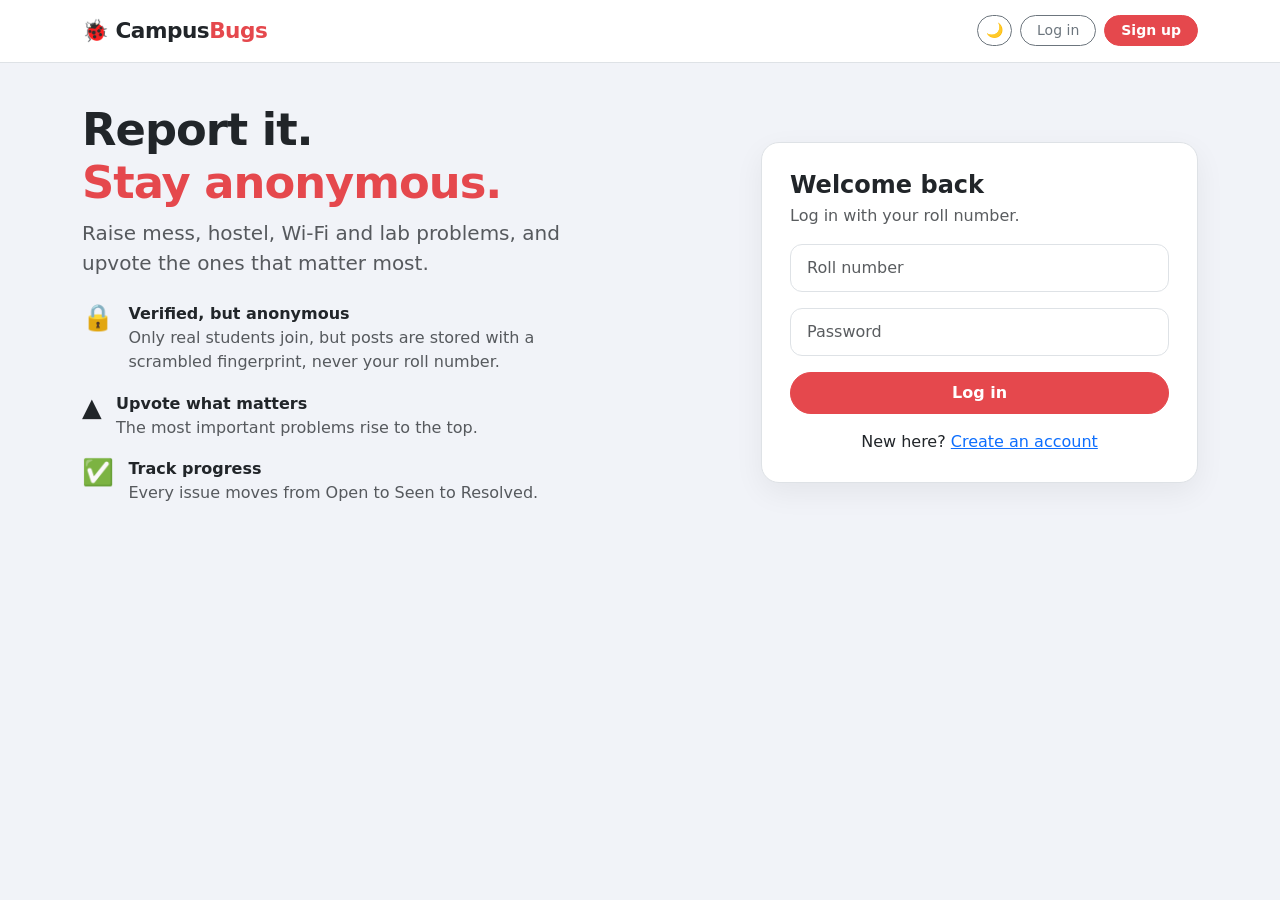
<file: src/main/resources/static/admin.html>
<!DOCTYPE html>
<html lang="en" data-bs-theme="light">
<head>
    <meta charset="UTF-8">
    <meta name="viewport" content="width=device-width, initial-scale=1">
    <title>CampusBugs - Admin</title>
    <script>document.documentElement.setAttribute("data-bs-theme", localStorage.getItem("theme") || "light");</script>
    <link href="https://cdn.jsdelivr.net/npm/bootstrap@5.3.3/dist/css/bootstrap.min.css" rel="stylesheet">
    <link href="css/style.css" rel="stylesheet">
</head>
<body>

<nav class="navbar cb-navbar sticky-top">
    <div class="container">
        <a class="navbar-brand cb-brand" href="index.html">🐞 Campus<span>Bugs</span></a>
        <div class="d-flex align-items-center gap-2">
            <a href="index.html" class="btn btn-outline-secondary btn-sm rounded-pill px-3">← Feed</a>
            <button id="themeBtn" class="btn btn-sm btn-outline-secondary rounded-pill">🌙</button>
            <button id="logoutBtn" class="btn btn-sm btn-outline-secondary rounded-pill px-3">Log out</button>
        </div>
    </div>
</nav>

<main class="container page py-4">
    <h4 class="fw-bold mb-3">🛡️ Admin panel</h4>

    <div id="tabRow" class="pill-row mb-3"></div>

    <div id="adminList"></div>

    <div id="emptyMessage" class="empty-state d-none"></div>
</main>

<script src="js/api.js"></script>
<script src="js/admin.js"></script>
</body>
</html>
</file>
<file: src/main/resources/static/css/style.css>
/* ===== Colours =====
   Bootstrap 5.3 switches light/dark when <html data-bs-theme="..."> changes.
   These are our own extra variables on top of that. */
:root {
    --cb-brand: #e5484d;
    --cb-brand-dark: #c93c41;
    --cb-page-bg: #f1f3f8;
}

[data-bs-theme="dark"] {
    --cb-page-bg: #0d1117;
}

body {
    background-color: var(--cb-page-bg);
    transition: background-color 0.2s;
}

.page {
    max-width: 760px;
}

/* ===== Navbar ===== */
.cb-navbar {
    background: var(--bs-body-bg);
    border-bottom: 1px solid var(--bs-border-color);
    padding: 0.6rem 0;
}

.cb-brand {
    font-weight: 800;
    font-size: 1.35rem;
    letter-spacing: -0.5px;
    color: var(--bs-body-color);
}

.cb-brand:hover {
    color: var(--bs-body-color);
}

.cb-brand span {
    color: var(--cb-brand);
}

/* ===== Buttons and inputs ===== */
.btn-brand {
    background: var(--cb-brand);
    border-color: var(--cb-brand);
    color: #fff;
    font-weight: 600;
    border-radius: 999px;
}

.btn-brand:hover,
.btn-brand:focus {
    background: var(--cb-brand-dark);
    border-color: var(--cb-brand-dark);
    color: #fff;
}

.btn-brand:disabled {
    background: var(--cb-brand);
    border-color: var(--cb-brand);
    color: #fff;
    opacity: 0.4;
}

.form-control,
.form-select {
    border-radius: 12px;
    padding: 0.7rem 1rem;
}

.form-control:focus,
.form-select:focus {
    border-color: var(--cb-brand);
    box-shadow: 0 0 0 0.2rem rgba(229, 72, 77, 0.2);
}

/* A rounded "panel" used for the login box and the create form */
.panel {
    background: var(--bs-body-bg);
    border: 1px solid var(--bs-border-color);
    border-radius: 18px;
    padding: 1.75rem;
    box-shadow: 0 10px 30px rgba(0, 0, 0, 0.06);
}

.counter {
    font-size: 0.8rem;
    text-align: right;
    color: var(--bs-secondary-color);
}

/* ===== Login page ===== */
.hero {
    padding: 2.5rem 0;
}

.hero h1 {
    font-weight: 800;
    font-size: 2.8rem;
    letter-spacing: -1px;
}

.hero h1 span {
    color: var(--cb-brand);
}

.feature {
    display: flex;
    gap: 0.9rem;
    margin-bottom: 1.1rem;
}

.feature-icon {
    font-size: 1.6rem;
    line-height: 1.2;
}

/* ===== Category pills ===== */
.pill-row {
    display: flex;
    flex-wrap: wrap;
    gap: 0.5rem;
}

.pill {
    border: 1px solid var(--bs-border-color);
    background: var(--bs-body-bg);
    color: var(--bs-body-color);
    border-radius: 999px;
    padding: 0.3rem 0.95rem;
    font-size: 0.9rem;
    cursor: pointer;
    transition: border-color 0.15s, background 0.15s;
}

.pill:hover {
    border-color: var(--cb-brand);
}

.pill.active {
    background: var(--cb-brand);
    border-color: var(--cb-brand);
    color: #fff;
}

/* ===== Issue card ===== */
.issue-card {
    display: flex;
    background: var(--bs-body-bg);
    border: 1px solid var(--bs-border-color);
    border-left-width: 5px;
    border-radius: 14px;
    margin-bottom: 1rem;
    overflow: hidden;
    transition: transform 0.15s, box-shadow 0.15s;
}

.issue-card:hover {
    transform: translateY(-2px);
    box-shadow: 0 8px 20px rgba(0, 0, 0, 0.1);
}

[data-bs-theme="dark"] .issue-card:hover {
    box-shadow: 0 8px 20px rgba(0, 0, 0, 0.6);
}

.issue-card.status-OPEN { border-left-color: #dc3545; }
.issue-card.status-SEEN { border-left-color: #ffc107; }
.issue-card.status-RESOLVED { border-left-color: #198754; }

.vote-col {
    width: 64px;
    flex-shrink: 0;
    background: var(--bs-tertiary-bg);
    display: flex;
    flex-direction: column;
    align-items: center;
    padding: 1rem 0;
    gap: 0.25rem;
}

.vote-btn {
    border: none;
    background: transparent;
    font-size: 1.3rem;
    line-height: 1;
    padding: 0.25rem 0.55rem;
    border-radius: 8px;
    color: var(--bs-secondary-color);
    transition: color 0.15s, background 0.15s;
}

.vote-btn:hover {
    color: var(--cb-brand);
    background: rgba(229, 72, 77, 0.12);
}

.vote-btn.voted {
    color: var(--cb-brand);
}

.vote-count {
    font-weight: 700;
}

.issue-body {
    flex: 1;
    min-width: 0;
    padding: 1rem 1.25rem;
}

.issue-title {
    font-size: 1.15rem;
    font-weight: 700;
    margin: 0.6rem 0 0.35rem;
}

.issue-text {
    white-space: pre-wrap;
    overflow-wrap: anywhere;
    margin-bottom: 0.75rem;
}

.issue-footer {
    display: flex;
    align-items: center;
    font-size: 0.85rem;
}

.report-btn {
    border: none;
    background: transparent;
    color: var(--bs-secondary-color);
    font-size: 0.85rem;
    padding: 0.25rem 0.6rem;
    border-radius: 8px;
}

.report-btn:hover:not(:disabled) {
    color: #dc3545;
    background: rgba(220, 53, 69, 0.1);
}

.chip {
    font-size: 0.75rem;
    font-weight: 600;
    padding: 0.2rem 0.65rem;
    border-radius: 999px;
    background: var(--bs-tertiary-bg);
    color: var(--bs-secondary-color);
}

.empty-state {
    text-align: center;
    padding: 3rem 1rem;
    color: var(--bs-secondary-color);
}

/* ===== Toast messages ===== */
.toast-box {
    position: fixed;
    bottom: 1.25rem;
    left: 50%;
    transform: translateX(-50%);
    z-index: 2000;
    display: flex;
    flex-direction: column;
    gap: 0.5rem;
    align-items: center;
}

.toast-msg {
    padding: 0.65rem 1.2rem;
    border-radius: 999px;
    color: #fff;
    font-weight: 500;
    box-shadow: 0 6px 18px rgba(0, 0, 0, 0.3);
    animation: pop-in 0.2s ease;
}

.toast-ok { background: #198754; }
.toast-error { background: #dc3545; }

@keyframes pop-in {
    from { opacity: 0; transform: translateY(10px); }
    to { opacity: 1; transform: none; }
}

/* ===== Admin page ===== */
.status-btns {
    display: flex;
    flex-wrap: wrap;
    gap: 0.5rem;
    margin-top: 0.5rem;
}
</file>
